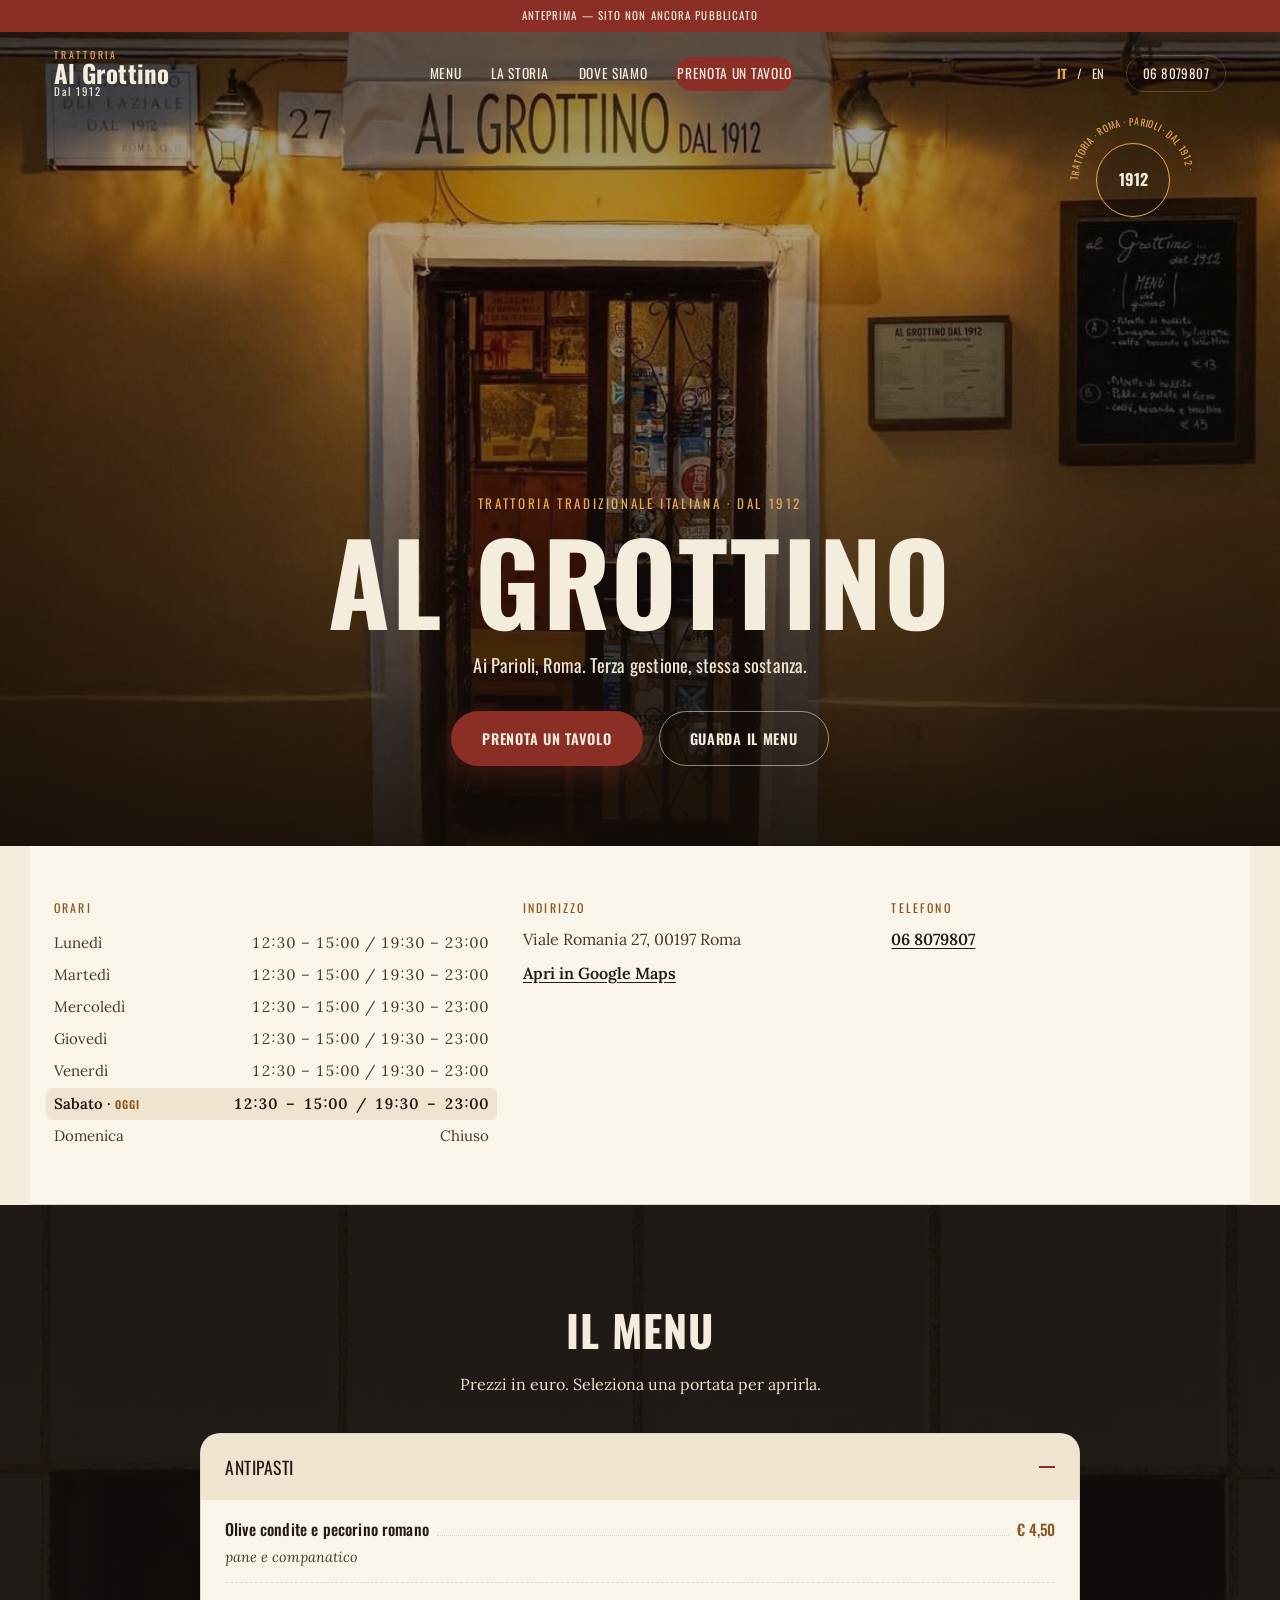
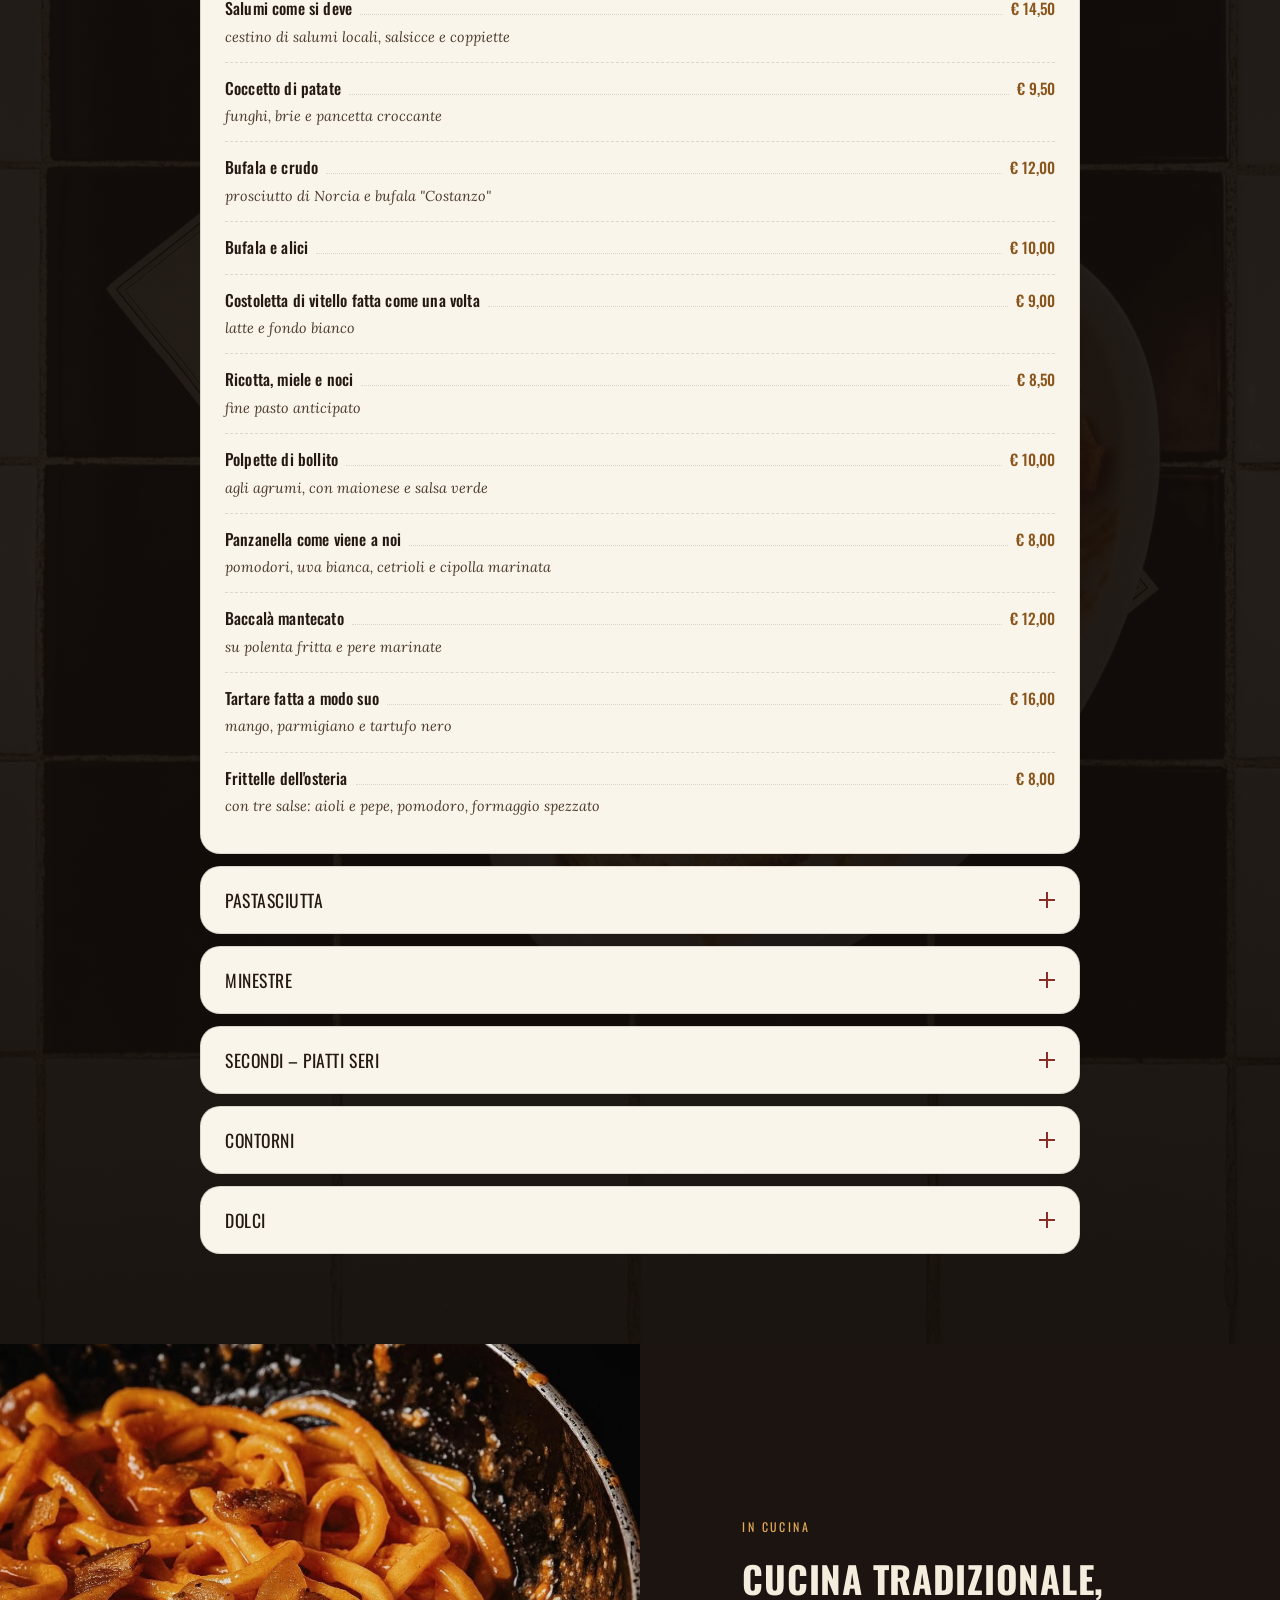
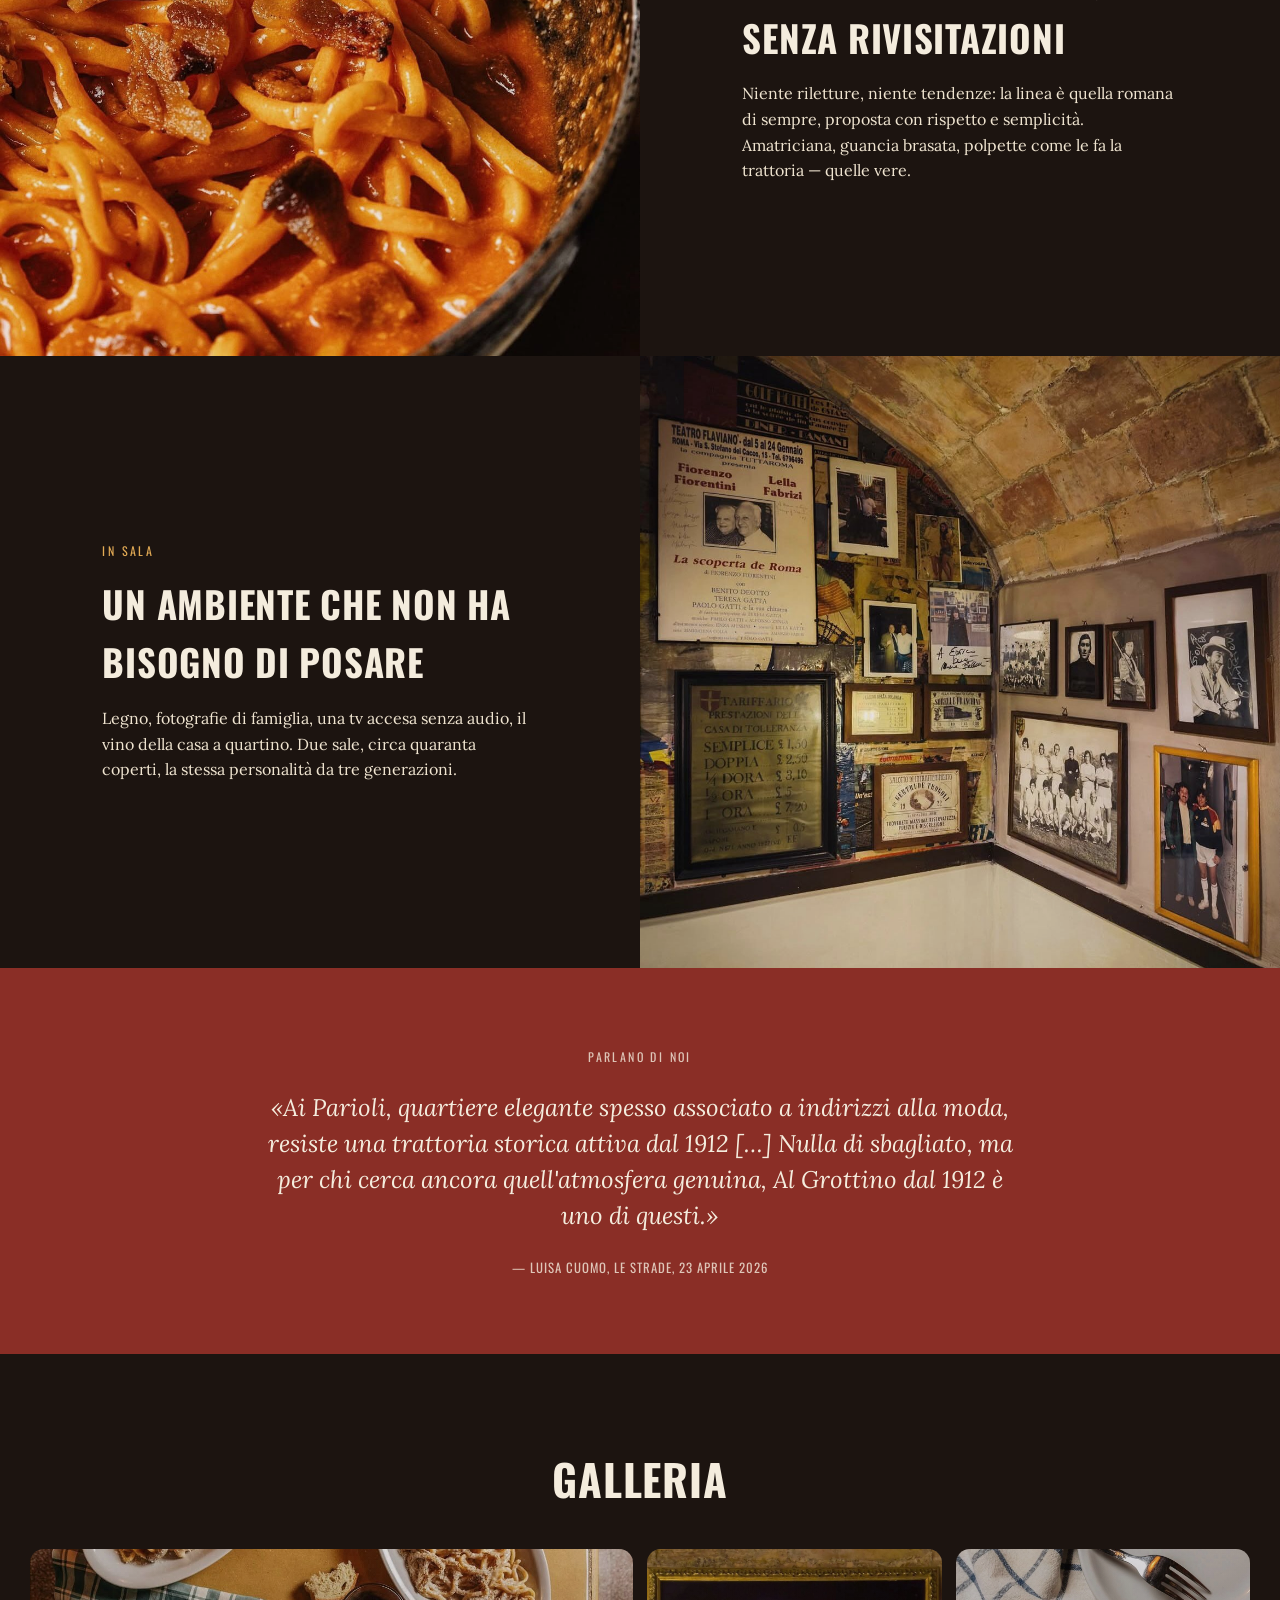
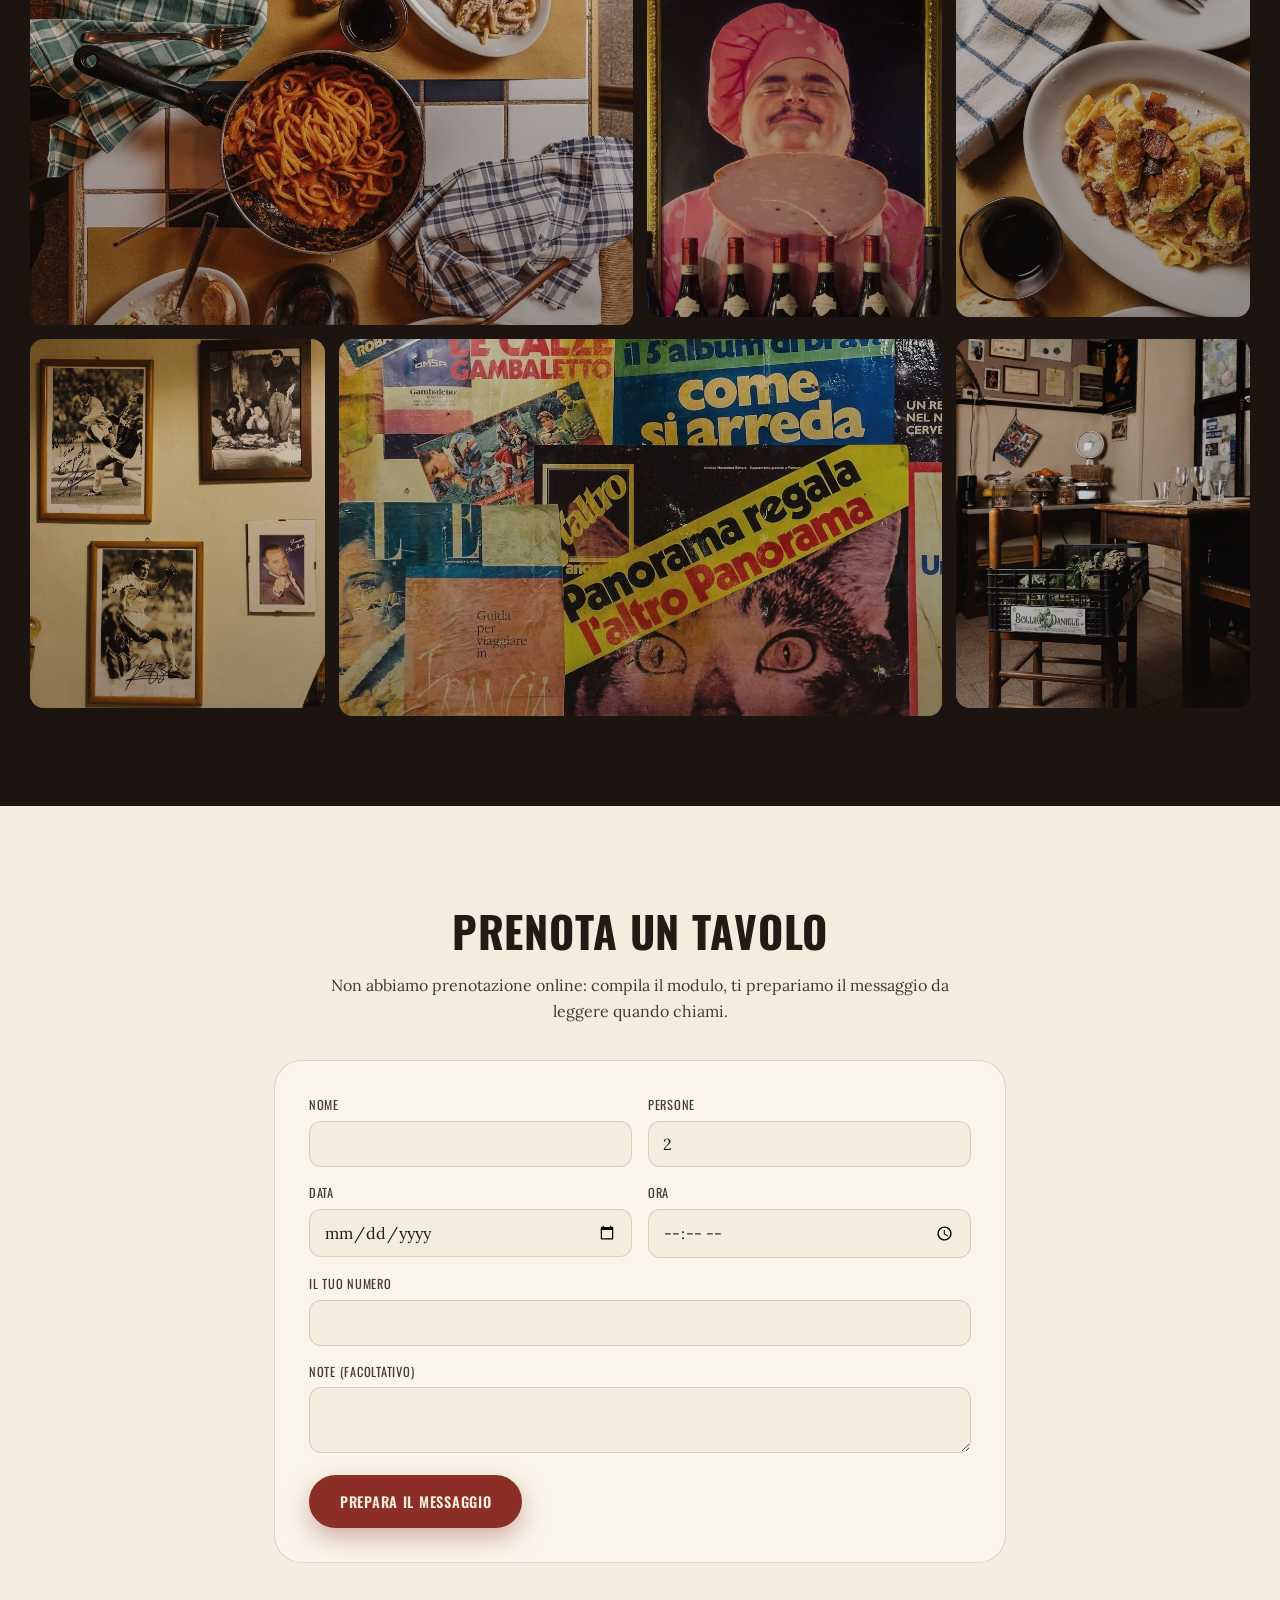
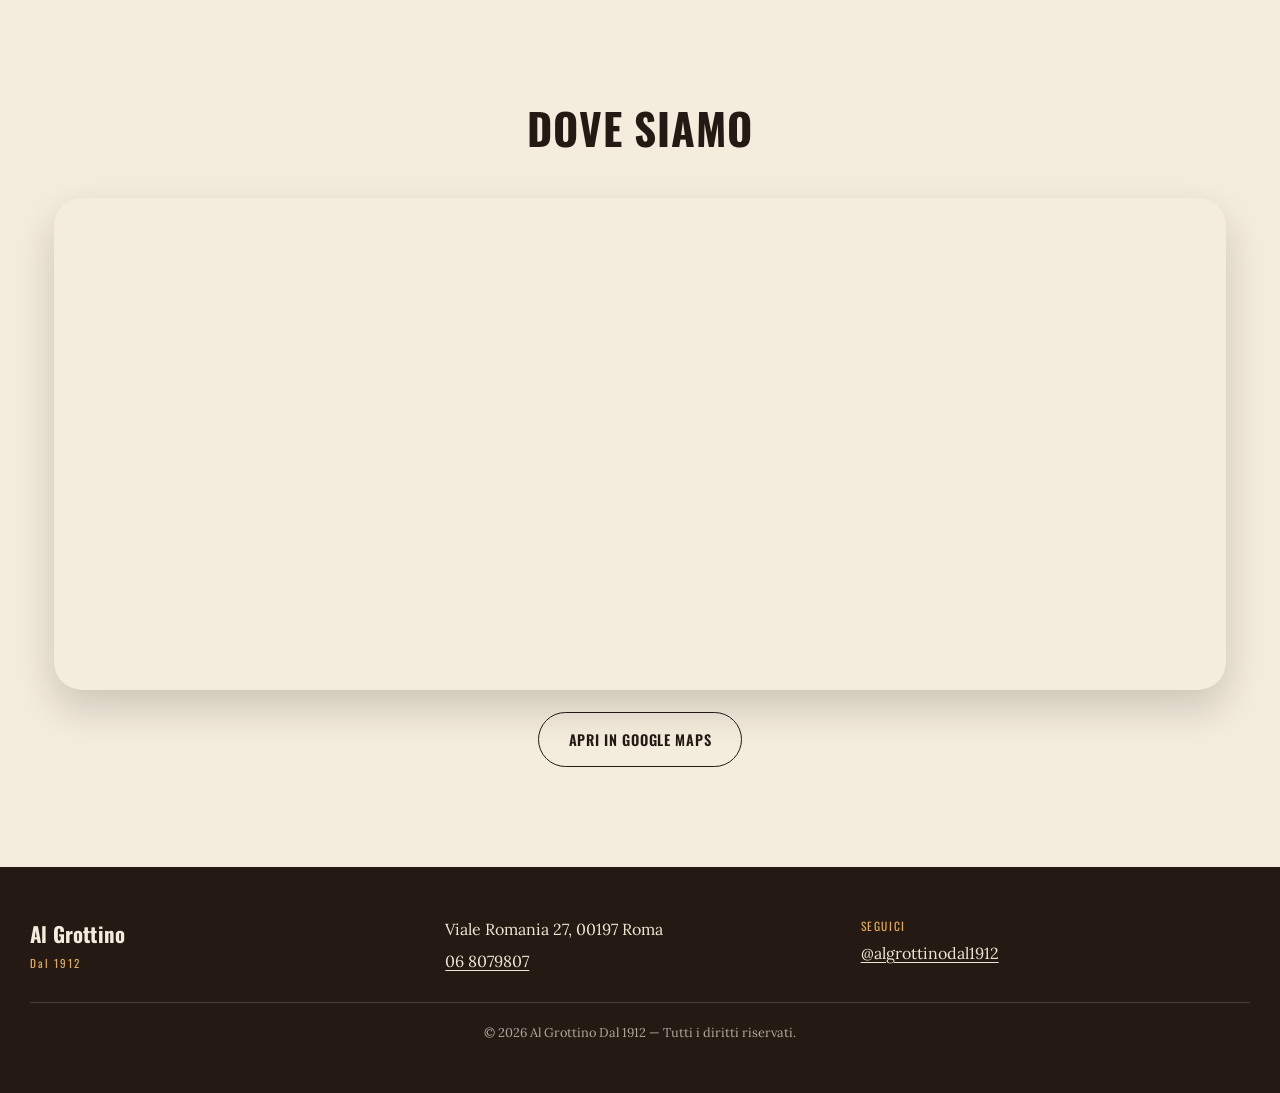
<file: index.html>
<!DOCTYPE html>
<html lang="it">
<head>
<meta charset="UTF-8">
<meta name="viewport" content="width=device-width, initial-scale=1.0">
<title>Al Grottino Dal 1912 — Trattoria Romana ai Parioli</title>
<meta name="description" content="Al Grottino Dal 1912, trattoria tradizionale romana ai Parioli, Roma. Menu, orari, prenotazioni e indicazioni stradali.">
<link rel="preconnect" href="https://fonts.googleapis.com">
<link rel="preconnect" href="https://fonts.gstatic.com" crossorigin>
<link href="https://fonts.googleapis.com/css2?family=Oswald:wght@400;500;600;700&family=Lora:ital,wght@0,400;0,500;0,600;1,400&display=swap" rel="stylesheet">
<link rel="stylesheet" href="style.css">
</head>
<body>

<div id="demo-preview-banner">Anteprima &mdash; sito non ancora pubblicato</div>

<a class="skip-link" href="#main">Vai al contenuto</a>

<header class="site-header">
  <div class="header-inner">
    <a class="brand" href="#top">
      <span class="brand-kicker">Trattoria</span>
      <span class="brand-name">Al Grottino</span>
      <span class="brand-year">Dal 1912</span>
    </a>

    <nav id="primary-nav" class="primary-nav">
      <a href="#menu" data-i18n="nav.menu">Menu</a>
      <a href="#storia" data-i18n="nav.storia">La storia</a>
      <a href="#dove-siamo" data-i18n="nav.dove">Dove siamo</a>
      <a href="#prenota" class="nav-book-btn" data-i18n="nav.prenota.btn">Prenota un tavolo</a>
    </nav>

    <div class="header-actions">
      <div class="lang-toggle" role="group" aria-label="Lingua / Language">
        <button type="button" class="lang-btn active" data-lang="it">IT</button>
        <span aria-hidden="true">/</span>
        <button type="button" class="lang-btn" data-lang="en">EN</button>
      </div>
      <a class="tel-pill js-tel-link" href="tel:+39068079807">
        <span class="js-phone-display">06 8079807</span>
      </a>
      <button id="nav-toggle" class="nav-toggle" type="button" aria-label="Menu" aria-expanded="false" aria-controls="primary-nav">
        <span></span><span></span><span></span>
      </button>
    </div>
  </div>
</header>

<main id="main">

  <!-- HERO -->
  <section id="top" class="hero">
    <div class="hero-media">
      <img src="images/esterno-insegna-notte.jpg" alt="Ingresso di Al Grottino Dal 1912 di sera, Viale Romania">
      <div class="hero-overlay"></div>
    </div>
    <div class="hero-stamp" aria-hidden="true">
      <svg viewBox="0 0 200 200">
        <path id="stampCirclePath" d="M 100,100 m -78,0 a 78,78 0 1,1 156,0 a 78,78 0 1,1 -156,0" fill="none"></path>
        <text>
          <textPath href="#stampCirclePath">TRATTORIA · ROMA · PARIOLI · DAL 1912 · </textPath>
        </text>
      </svg>
      <span class="hero-stamp-core">1912</span>
    </div>
    <div class="hero-content">
      <p class="hero-kicker" data-i18n="hero.kicker">Trattoria tradizionale italiana · dal 1912</p>
      <h1>Al Grottino</h1>
      <p class="hero-subtitle" data-i18n="hero.subtitle">Ai Parioli, Roma. Terza gestione, stessa sostanza.</p>
      <div class="hero-cta">
        <a href="#prenota" class="btn btn-primary" data-i18n="hero.cta.book">Prenota un tavolo</a>
        <a href="#menu" class="btn btn-ghost" data-i18n="hero.cta.menu">Guarda il menu</a>
      </div>
    </div>
  </section>

  <!-- INFO PRATICHE -->
  <section class="info-strip reveal">
    <div class="info-item">
      <span class="info-label" data-i18n="info.orari.label">Orari</span>
      <ul id="hours-list" class="hours-list"></ul>
    </div>
    <div class="info-item">
      <span class="info-label" data-i18n="info.indirizzo.label">Indirizzo</span>
      <p class="js-address-display">Viale Romania 27, 00197 Roma</p>
      <a class="text-link js-maps-link" href="#" data-i18n="mappa.apri">Apri in Google Maps</a>
    </div>
    <div class="info-item">
      <span class="info-label" data-i18n="info.telefono.label">Telefono</span>
      <a class="text-link js-tel-link" href="tel:+39068079807">
        <span class="js-phone-display">06 8079807</span>
      </a>
    </div>
  </section>

  <!-- MENU -->
  <section id="menu" class="menu-section reveal">
    <div class="section-head">
      <h2 data-i18n="menu.title">Il menu</h2>
      <p data-i18n="menu.subtitle">Prezzi in euro. Seleziona una portata per aprirla.</p>
    </div>
    <div id="menu-accordion" class="menu-accordion"></div>
  </section>

  <!-- STORIA: blocchi full-bleed alternati + citazione stampa -->
  <section id="storia">
    <div class="feature-block reveal">
      <div class="feature-media">
        <img src="images/primo-amatriciana-padella.jpg" alt="Pasta al sugo servita nella padella, cucina di Al Grottino" loading="lazy">
      </div>
      <div class="feature-text">
        <span class="feature-kicker" data-i18n="feature1.kicker">In cucina</span>
        <h2 data-i18n="feature1.title">Cucina tradizionale, senza rivisitazioni</h2>
        <p data-i18n="feature1.text">Niente riletture, niente tendenze: la linea è quella romana di sempre, proposta con rispetto e semplicità. Amatriciana, guancia brasata, polpette come le fa la trattoria — quelle vere.</p>
      </div>
    </div>

    <div class="feature-block feature-reverse reveal">
      <div class="feature-media">
        <img src="images/muro-memorabilia-corner.jpg" alt="Angolo della sala con memorabilia e fotografie storiche" loading="lazy">
      </div>
      <div class="feature-text">
        <span class="feature-kicker" data-i18n="feature2.kicker">In sala</span>
        <h2 data-i18n="feature2.title">Un ambiente che non ha bisogno di posare</h2>
        <p data-i18n="feature2.text">Legno, fotografie di famiglia, una tv accesa senza audio, il vino della casa a quartino. Due sale, circa quaranta coperti, la stessa personalità da tre generazioni.</p>
      </div>
    </div>

    <div class="press-strip reveal">
      <span class="feature-kicker" data-i18n="press.kicker">Parlano di noi</span>
      <blockquote>
        <p data-i18n="press.quote">«Ai Parioli, quartiere elegante spesso associato a indirizzi alla moda, resiste una trattoria storica attiva dal 1912 […] Nulla di sbagliato, ma per chi cerca ancora quell'atmosfera genuina, Al Grottino dal 1912 è uno di questi.»</p>
        <cite data-i18n="press.source">— Luisa Cuomo, Le Strade, 23 aprile 2026</cite>
      </blockquote>
    </div>
  </section>

  <!-- GALLERIA -->
  <section class="gallery-section reveal">
    <div class="section-head">
      <h2 data-i18n="gallery.title">Galleria</h2>
    </div>
    <div class="gallery-grid">
      <figure class="gallery-item span-2">
        <img src="images/hero-tavola-pasta.jpg" alt="Tavolo apparecchiato con quattro primi al Grottino" loading="lazy">
      </figure>
      <figure class="gallery-item">
        <img src="images/ritratto-cuoco-mortadella.jpg" alt="Ritratto scherzoso appeso in sala, con fetta di mortadella" loading="lazy">
      </figure>
      <figure class="gallery-item">
        <img src="images/primo-fichi-pancetta.jpg" alt="Fettuccine con fichi e pancetta croccante" loading="lazy">
      </figure>
      <figure class="gallery-item">
        <img src="images/muro-calcio-vintage.jpg" alt="Parete con fotografie calcistiche d'epoca" loading="lazy">
      </figure>
      <figure class="gallery-item span-2">
        <img src="images/muro-collage-vintage.jpg" alt="Collage vintage di riviste e ritagli d'epoca in sala" loading="lazy">
      </figure>
      <figure class="gallery-item">
        <img src="images/interno-cassetta-verdure.jpg" alt="Cassetta di verdure fresche nell'angolo della sala" loading="lazy">
      </figure>
    </div>
  </section>

  <!-- PRENOTA -->
  <section id="prenota" class="booking-section reveal">
    <div class="section-head">
      <h2 data-i18n="prenota.title">Prenota un tavolo</h2>
      <p data-i18n="prenota.subtitle">Non abbiamo prenotazione online: compila il modulo, ti prepariamo il messaggio da leggere quando chiami.</p>
    </div>

    <form id="booking-form" class="booking-form">
      <div class="form-row">
        <label>
          <span data-i18n="prenota.nome">Nome</span>
          <input type="text" name="nome" required>
        </label>
        <label>
          <span data-i18n="prenota.persone">Persone</span>
          <input type="number" name="persone" min="1" max="40" value="2" required>
        </label>
      </div>
      <div class="form-row">
        <label>
          <span data-i18n="prenota.data">Data</span>
          <input type="date" name="data" required>
        </label>
        <label>
          <span data-i18n="prenota.ora">Ora</span>
          <input type="time" name="ora" required>
        </label>
      </div>
      <div class="form-row">
        <label class="full">
          <span data-i18n="prenota.telefono">Il tuo numero</span>
          <input type="tel" name="telefono" required>
        </label>
      </div>
      <div class="form-row">
        <label class="full">
          <span data-i18n="prenota.note">Note (facoltativo)</span>
          <textarea name="note" rows="2"></textarea>
        </label>
      </div>
      <button type="submit" class="btn btn-primary" data-i18n="prenota.submit">Prepara il messaggio</button>
    </form>

    <div id="booking-result" class="booking-result" hidden>
      <p class="booking-result-label" data-i18n="prenota.result.title">Ecco cosa dire al telefono:</p>
      <p id="booking-message" class="booking-message"></p>
      <div class="booking-result-actions">
        <button id="copy-message-btn" type="button" class="btn btn-ghost" data-i18n="prenota.copia">Copia messaggio</button>
        <button id="call-from-result-btn" type="button" class="btn btn-primary" data-i18n="prenota.chiama">Chiama ora per prenotare</button>
      </div>
      <p class="booking-hint" data-i18n="prenota.hint">Il bottone non invia nulla da solo: apre la chiamata, il messaggio qui sopra ti serve da traccia mentre parli con noi.</p>
    </div>
  </section>

  <!-- MAPPA -->
  <section id="dove-siamo" class="map-section reveal">
    <div class="section-head">
      <h2 data-i18n="mappa.title">Dove siamo</h2>
    </div>
    <div class="map-wrap">
      <iframe
        title="Mappa Al Grottino Dal 1912"
        src="https://www.google.com/maps?q=Al+Grottino+Dal+1912,+Viale+Romania+27,+00197+Roma&output=embed"
        loading="lazy"
        referrerpolicy="no-referrer-when-downgrade">
      </iframe>
    </div>
    <a class="btn btn-ghost js-maps-link" href="#" data-i18n="mappa.apri">Apri in Google Maps</a>
  </section>

</main>

<footer class="site-footer">
  <div class="footer-inner">
    <div class="footer-brand">
      <span class="brand-name">Al Grottino</span>
      <span class="brand-year">Dal 1912</span>
    </div>
    <div class="footer-info">
      <p class="js-address-display">Viale Romania 27, 00197 Roma</p>
      <a class="js-tel-link" href="tel:+39068079807"><span class="js-phone-display">06 8079807</span></a>
    </div>
    <div class="footer-social">
      <span data-i18n="footer.social">Seguici</span>
      <a href="https://www.instagram.com/algrottinodal1912/" target="_blank" rel="noopener">@algrottinodal1912</a>
    </div>
  </div>
  <p class="footer-legal">© <span id="footer-year"></span> Al Grottino Dal 1912 — <span data-i18n="footer.rights">Tutti i diritti riservati.</span></p>
</footer>

<!-- Bottone prenota flottante -->
<a id="sticky-book" class="sticky-book" href="#prenota" data-i18n="sticky.book">Prenota</a>

<script src="script.js"></script>
</body>
</html>
</file>
<file: style.css>
/* ============================================================
   Al Grottino Dal 1912 — style.css (v2)
   Mix tra il vintage-romana della v1 e un'interfaccia più
   diretta ed energica: CTA "Prenota" ripetuta e prominente,
   sezioni full-bleed alternate, timbro "dal 1912", bottone
   flottante. Palette identica al locale (ocra + bordeaux),
   raggi più ampi, tipografia più grande e sicura di sé.
   ============================================================ */

:root {
  --cream: #f4ecdd;
  --cream-soft: #efe4d0;
  --paper: #faf5ea;
  --ink: #241a13;
  --ink-soft: #4a382c;
  --brown-deep: #1c1410;
  --brown-mid: #2c2019;
  --ochre: #c98a2e;
  --ochre-deep: #a86f22;
  --ochre-light: #e3ab55;
  --ochre-text: #8a551c;
  --oxblood: #8a2e26;
  --oxblood-deep: #6e241d;
  --oxblood-light: #c85c4f;
  --line: rgba(36, 26, 19, 0.14);
  --line-dark: rgba(244, 236, 221, 0.18);
  --shadow: 0 18px 40px rgba(28, 20, 16, 0.18);
  --radius: 20px;
  --radius-lg: 28px;
  --font-head: "Oswald", "Arial Narrow", sans-serif;
  --font-body: "Lora", Georgia, serif;
}

* { box-sizing: border-box; }
html { scroll-behavior: smooth; }

body {
  margin: 0;
  background: var(--cream);
  color: var(--ink);
  font-family: var(--font-body);
  font-size: 16px;
  line-height: 1.6;
  overflow-x: hidden;
  -webkit-font-smoothing: antialiased;
}

img { max-width: 100%; display: block; }

h1, h2, h3 {
  font-family: var(--font-head);
  text-transform: uppercase;
  letter-spacing: 0.02em;
  margin: 0;
  color: var(--ink);
}

p { margin: 0 0 1em; }
p:last-child { margin-bottom: 0; }

a { color: inherit; text-decoration: none; }

.skip-link {
  position: absolute;
  left: -999px;
  top: 0;
  background: var(--ochre);
  color: var(--brown-deep);
  padding: 10px 16px;
  z-index: 999;
}
.skip-link:focus { left: 10px; top: 10px; }

.btn {
  display: inline-flex;
  align-items: center;
  justify-content: center;
  gap: 8px;
  padding: 15px 30px;
  border-radius: 999px;
  font-family: var(--font-head);
  text-transform: uppercase;
  letter-spacing: 0.05em;
  font-size: 0.9rem;
  font-weight: 600;
  border: 1.5px solid transparent;
  cursor: pointer;
  transition: transform 0.15s ease, background 0.2s ease, color 0.2s ease, border-color 0.2s ease, box-shadow 0.2s ease;
}
.btn:hover { transform: translateY(-2px); }

.btn-primary {
  background: var(--oxblood);
  color: var(--cream);
  box-shadow: 0 10px 24px rgba(138, 46, 38, 0.35);
}
.btn-primary:hover { background: var(--oxblood-light); }

.btn-ghost {
  background: transparent;
  border-color: currentColor;
  color: inherit;
}
.btn-ghost:hover { background: rgba(255,255,255,0.08); }

.text-link {
  text-decoration: underline;
  text-underline-offset: 3px;
  font-weight: 600;
}

.section-head {
  max-width: 640px;
  margin: 0 auto 2.2rem;
  text-align: center;
}
.section-head h2 { font-size: clamp(1.9rem, 3.4vw, 2.7rem); margin-bottom: 0.5rem; }
.section-head p { color: var(--ink-soft); }

/* ---------- Reveal on scroll ---------- */
.reveal.reveal-armed {
  opacity: 0;
  transform: translateY(20px);
  transition: opacity 0.7s ease, transform 0.7s ease;
}
.reveal.reveal-armed.is-visible { opacity: 1; transform: none; }

/* ============================================================
   HEADER
   ============================================================ */
.site-header {
  position: fixed;
  top: 0; left: 0; right: 0;
  z-index: 100;
  background: transparent;
  transition: background 0.3s ease, box-shadow 0.3s ease, padding 0.3s ease;
  padding: 18px 0;
}
.site-header.is-scrolled {
  background: rgba(28, 20, 16, 0.94);
  backdrop-filter: blur(6px);
  box-shadow: 0 6px 20px rgba(0,0,0,0.2);
  padding: 10px 0;
}

.header-inner {
  max-width: 1220px;
  margin: 0 auto;
  padding: 0 24px;
  display: flex;
  align-items: center;
  justify-content: space-between;
  gap: 20px;
}

.brand {
  display: flex;
  flex-direction: column;
  line-height: 1.05;
  color: var(--cream);
}
.brand-kicker {
  font-family: var(--font-head);
  font-size: 0.62rem;
  letter-spacing: 0.28em;
  text-transform: uppercase;
  color: var(--ochre-light);
}
.brand-name {
  font-family: var(--font-head);
  font-size: 1.55rem;
  font-weight: 700;
  letter-spacing: 0.01em;
}
.brand-year {
  font-family: var(--font-head);
  font-size: 0.68rem;
  letter-spacing: 0.18em;
  color: var(--cream-soft);
}

.primary-nav {
  display: flex;
  align-items: center;
  gap: 26px;
}
.primary-nav a {
  font-family: var(--font-head);
  font-size: 0.85rem;
  text-transform: uppercase;
  letter-spacing: 0.05em;
  color: var(--cream);
  padding: 6px 2px;
  border-bottom: 1.5px solid transparent;
  transition: border-color 0.2s ease, color 0.2s ease;
}
.primary-nav a:hover { border-color: var(--ochre); color: var(--ochre-light); }

.nav-book-btn {
  background: var(--oxblood);
  color: var(--cream) !important;
  padding: 9px 20px;
  border-radius: 999px;
  border-bottom: none !important;
}
.nav-book-btn:hover { background: var(--oxblood-light); }

.header-actions {
  display: flex;
  align-items: center;
  gap: 16px;
}

.lang-toggle {
  display: flex;
  align-items: center;
  gap: 4px;
  font-family: var(--font-head);
  font-size: 0.8rem;
  letter-spacing: 0.05em;
  color: var(--cream-soft);
}
.lang-btn {
  background: none;
  border: none;
  color: var(--cream-soft);
  cursor: pointer;
  font-family: var(--font-head);
  font-size: 0.8rem;
  letter-spacing: 0.05em;
  padding: 4px 5px;
}
.lang-btn.active { color: var(--ochre-light); font-weight: 700; }

.tel-pill {
  display: none;
  border: 1.5px solid var(--line-dark);
  color: var(--cream);
  padding: 7px 16px;
  border-radius: 999px;
  font-family: var(--font-head);
  font-size: 0.82rem;
  letter-spacing: 0.03em;
  white-space: nowrap;
}
@media (min-width: 720px) {
  .tel-pill { display: inline-flex; }
}

.nav-toggle {
  position: relative;
  z-index: 120;
  display: flex;
  flex-direction: column;
  justify-content: center;
  gap: 5px;
  width: 32px;
  height: 28px;
  background: none;
  border: none;
  cursor: pointer;
  padding: 0;
}
.nav-toggle span {
  display: block;
  height: 2px;
  background: var(--cream);
  border-radius: 2px;
}
@media (min-width: 980px) {
  .nav-toggle { display: none; }
}
@media (max-width: 979px) {
  .primary-nav {
    position: fixed;
    z-index: 110;
    top: 0; right: 0;
    height: 100vh;
    width: min(78vw, 320px);
    background: var(--brown-deep);
    flex-direction: column;
    align-items: flex-start;
    padding: 100px 32px 32px;
    gap: 24px;
    transform: translateX(100%);
    transition: transform 0.35s ease;
  }
  .primary-nav.is-open { transform: translateX(0); }
  .nav-book-btn { margin-top: 6px; }
}

/* ============================================================
   HERO
   ============================================================ */
.hero {
  position: relative;
  min-height: 94vh;
  display: flex;
  align-items: flex-end;
  color: var(--cream);
  overflow: hidden;
}
.hero-media {
  position: absolute;
  inset: 0;
}
.hero-media img {
  width: 100%;
  height: 100%;
  object-fit: cover;
  object-position: center 35%;
}
.hero-overlay {
  position: absolute;
  inset: 0;
  background:
    linear-gradient(180deg, rgba(20,14,10,0.5) 0%, rgba(20,14,10,0.32) 32%, rgba(18,13,9,0.9) 100%);
}
.hero-content {
  position: relative;
  z-index: 2;
  max-width: 960px;
  margin: 0 auto;
  padding: 0 24px 80px;
  text-align: center;
}
.hero-kicker {
  font-family: var(--font-head);
  letter-spacing: 0.2em;
  text-transform: uppercase;
  font-size: 0.82rem;
  color: var(--ochre-light);
  margin-bottom: 14px;
}
.hero h1 {
  font-size: clamp(3.2rem, 11vw, 7rem);
  line-height: 0.92;
  color: var(--cream);
}
.hero-subtitle {
  font-family: var(--font-head);
  font-weight: 400;
  text-transform: none;
  letter-spacing: 0.01em;
  font-size: 1.15rem;
  color: var(--cream-soft);
  margin: 18px 0 32px;
}
.hero-cta {
  display: flex;
  gap: 16px;
  justify-content: center;
  flex-wrap: wrap;
}
.hero .btn-ghost { color: var(--cream); border-color: rgba(244,236,221,0.55); }

/* ---------- Timbro "dal 1912" ---------- */
.hero-stamp {
  position: absolute;
  z-index: 2;
  top: 110px;
  right: 6%;
  width: 140px;
  height: 140px;
  display: none;
  align-items: center;
  justify-content: center;
}
@media (min-width: 760px) {
  .hero-stamp { display: flex; }
}
.hero-stamp svg {
  position: absolute;
  inset: 0;
  width: 100%;
  height: 100%;
  animation: spin 26s linear infinite;
}
.hero-stamp path { fill: none; }
.hero-stamp text {
  font-family: var(--font-head);
  font-size: 13.5px;
  letter-spacing: 0.05em;
  fill: var(--ochre-light);
  text-transform: uppercase;
}
.hero-stamp-core {
  position: relative;
  width: 74px;
  height: 74px;
  border: 1.5px solid var(--ochre-light);
  border-radius: 50%;
  display: flex;
  align-items: center;
  justify-content: center;
  font-family: var(--font-head);
  font-weight: 700;
  font-size: 1rem;
  color: var(--cream);
  background: rgba(28,20,16,0.35);
}
@keyframes spin {
  from { transform: rotate(0deg); }
  to { transform: rotate(360deg); }
}
@media (prefers-reduced-motion: reduce) {
  .hero-stamp svg { animation: none; }
}

/* ============================================================
   INFO STRIP
   ============================================================ */
.info-strip {
  background: var(--paper);
  border-bottom: 1px solid var(--line);
  display: grid;
  grid-template-columns: 1fr;
  gap: 34px;
  max-width: 1220px;
  margin: 0 auto;
  padding: 52px 24px;
}
@media (min-width: 780px) {
  .info-strip { grid-template-columns: 1.3fr 1fr 1fr; }
}
.info-item { text-align: left; }
.info-label {
  display: block;
  font-family: var(--font-head);
  font-size: 0.75rem;
  letter-spacing: 0.18em;
  text-transform: uppercase;
  color: var(--ochre-text);
  margin-bottom: 10px;
}
.info-item p { margin: 0 0 8px; color: var(--ink-soft); }

.hours-list { list-style: none; margin: 0; padding: 0; }
.hours-row {
  display: flex;
  justify-content: space-between;
  gap: 12px;
  padding: 4px 0;
  font-size: 0.94rem;
  color: var(--ink-soft);
}
.hours-row.is-today {
  color: var(--ink);
  font-weight: 600;
  background: var(--cream-soft);
  border-radius: 6px;
  padding: 4px 8px;
  margin: 0 -8px;
}
.today-badge {
  font-family: var(--font-head);
  font-size: 0.68rem;
  letter-spacing: 0.08em;
  text-transform: uppercase;
  color: var(--ochre-text);
}
.hours-day { display: flex; align-items: baseline; gap: 4px; }
.hours-range { font-variant-numeric: tabular-nums; }

/* ============================================================
   MENU
   ============================================================ */
.menu-section {
  position: relative;
  max-width: none;
  margin: 0;
  padding: 90px 24px;
  overflow: hidden;
  isolation: isolate;
}
.menu-section::before {
  content: "";
  position: absolute;
  inset: 0;
  z-index: -2;
  background-image: url("images/menu-piatto-tavolo.jpg");
  background-size: cover;
  background-position: center 42%;
  background-attachment: scroll;
  filter: saturate(0.85) brightness(0.5);
}
.menu-section::after {
  content: "";
  position: absolute;
  inset: 0;
  z-index: -1;
  background: linear-gradient(180deg, rgba(20,14,10,0.88) 0%, rgba(20,14,10,0.82) 55%, rgba(20,14,10,0.92) 100%);
}
.menu-section .menu-accordion {
  max-width: 880px;
  margin: 0 auto;
}
.menu-section .section-head h2 { color: var(--cream); }
.menu-section .section-head p { color: var(--cream-soft); }

.menu-accordion { display: flex; flex-direction: column; gap: 12px; }

.menu-cat {
  border: 1px solid var(--line);
  border-radius: var(--radius);
  background: var(--paper);
  overflow: hidden;
}
.menu-cat-header {
  width: 100%;
  display: flex;
  align-items: center;
  justify-content: space-between;
  padding: 20px 24px;
  background: none;
  border: none;
  cursor: pointer;
  font-family: var(--font-head);
  font-size: 1.1rem;
  letter-spacing: 0.03em;
  text-transform: uppercase;
  color: var(--ink);
  text-align: left;
}
.menu-cat-icon {
  position: relative;
  width: 16px;
  height: 16px;
  flex: none;
}
.menu-cat-icon::before, .menu-cat-icon::after {
  content: "";
  position: absolute;
  background: var(--oxblood);
  transition: transform 0.25s ease;
}
.menu-cat-icon::before { top: 50%; left: 0; width: 100%; height: 2px; transform: translateY(-50%); }
.menu-cat-icon::after { left: 50%; top: 0; width: 2px; height: 100%; transform: translateX(-50%); }
.menu-cat.is-open .menu-cat-icon::after { transform: translateX(-50%) scaleY(0); }
.menu-cat.is-open .menu-cat-header { background: var(--cream-soft); }

.menu-cat-panel {
  max-height: 0;
  overflow: hidden;
  transition: max-height 0.4s ease;
}

.menu-items { list-style: none; margin: 0; padding: 4px 24px 22px; }
.menu-item { padding: 13px 0; border-top: 1px dashed var(--line); }
.menu-item:first-child { border-top: none; }
.menu-item-main {
  display: flex;
  align-items: baseline;
  gap: 8px;
}
.menu-item-name {
  font-family: var(--font-head);
  font-weight: 500;
  font-size: 1rem;
  letter-spacing: 0.01em;
  color: var(--ink);
}
.menu-item-dots {
  flex: 1;
  border-bottom: 1.5px dotted var(--line);
  margin-bottom: 5px;
  min-width: 20px;
}
.menu-item-price {
  font-family: var(--font-head);
  font-weight: 500;
  font-size: 0.95rem;
  color: var(--ochre-text);
  white-space: nowrap;
}
.menu-item-desc {
  font-style: italic;
  font-size: 0.9rem;
  color: var(--ink-soft);
  margin-top: 4px;
}
.menu-note {
  padding: 4px 24px 24px;
  font-style: italic;
  color: var(--ink-soft);
}

/* ============================================================
   FEATURE BLOCKS (full-bleed alternati)
   ============================================================ */
.feature-block {
  display: grid;
  grid-template-columns: 1fr;
}
@media (min-width: 860px) {
  .feature-block { grid-template-columns: 1fr 1fr; min-height: 68vh; }
  .feature-reverse { direction: rtl; }
  .feature-reverse > * { direction: ltr; }
}
.feature-media { position: relative; min-height: 320px; overflow: hidden; }
.feature-media img {
  width: 100%;
  height: 100%;
  object-fit: cover;
  filter: saturate(0.92) brightness(0.94);
  position: absolute;
  inset: 0;
}
.feature-text {
  background: var(--brown-deep);
  color: var(--cream-soft);
  display: flex;
  flex-direction: column;
  justify-content: center;
  gap: 14px;
  padding: 60px 8vw;
}
.feature-kicker {
  font-family: var(--font-head);
  font-size: 0.75rem;
  letter-spacing: 0.2em;
  text-transform: uppercase;
  color: var(--ochre-light);
}
.feature-text h2 {
  color: var(--cream);
  font-size: clamp(1.6rem, 3vw, 2.3rem);
}
.feature-text p { color: var(--cream-soft); max-width: 46ch; }

/* ---------- Parlano di noi ---------- */
.press-strip {
  background: var(--oxblood);
  color: var(--cream);
  padding: 76px 24px;
  text-align: center;
}
.press-strip .feature-kicker { color: var(--cream); opacity: 0.8; }
.press-strip blockquote {
  max-width: 760px;
  margin: 20px auto 0;
}
.press-strip p {
  font-family: var(--font-body);
  font-style: italic;
  font-size: clamp(1.1rem, 2.4vw, 1.5rem);
  line-height: 1.5;
  color: var(--cream);
}
.press-strip cite {
  display: block;
  margin-top: 18px;
  font-family: var(--font-head);
  font-style: normal;
  font-size: 0.8rem;
  letter-spacing: 0.08em;
  text-transform: uppercase;
  color: rgba(244,236,221,0.8);
}

/* ============================================================
   GALLERY
   ============================================================ */
.gallery-section {
  background: var(--brown-deep);
  color: var(--cream);
  padding: 90px 24px;
}
.gallery-section .section-head p,
.gallery-section .section-head h2 { color: var(--cream); }

.gallery-grid {
  max-width: 1220px;
  margin: 0 auto;
  display: grid;
  grid-template-columns: repeat(2, 1fr);
  gap: 14px;
}
@media (min-width: 720px) {
  .gallery-grid { grid-template-columns: repeat(4, 1fr); }
  .gallery-item.span-2 { grid-column: span 2; }
}

.gallery-item {
  position: relative;
  margin: 0;
  border-radius: 14px;
  overflow: hidden;
  aspect-ratio: 4 / 5;
  background: var(--brown-mid);
}
.gallery-item.span-2 { aspect-ratio: 8 / 5; }
.gallery-item img {
  width: 100%;
  height: 100%;
  object-fit: cover;
  filter: saturate(0.9) brightness(0.92);
  transition: transform 0.5s ease, filter 0.4s ease;
}
.gallery-item::after {
  content: "";
  position: absolute;
  inset: 0;
  background: linear-gradient(180deg, rgba(28,20,16,0.05) 0%, rgba(28,20,16,0.32) 100%);
  pointer-events: none;
}
.gallery-item:hover img { transform: scale(1.04); filter: saturate(1) brightness(0.98); }

/* ============================================================
   PRENOTA / BOOKING
   ============================================================ */
.booking-section {
  max-width: 780px;
  margin: 0 auto;
  padding: 90px 24px 110px;
}

.booking-form {
  display: flex;
  flex-direction: column;
  gap: 16px;
  background: var(--paper);
  border: 1px solid var(--line);
  border-radius: var(--radius-lg);
  padding: 34px;
}
.form-row {
  display: grid;
  grid-template-columns: 1fr;
  gap: 16px;
}
@media (min-width: 560px) {
  .form-row { grid-template-columns: 1fr 1fr; }
}
.booking-form label {
  display: flex;
  flex-direction: column;
  gap: 6px;
  font-family: var(--font-head);
  font-size: 0.78rem;
  letter-spacing: 0.06em;
  text-transform: uppercase;
  color: var(--ink-soft);
}
.booking-form label.full { grid-column: 1 / -1; }
.booking-form input,
.booking-form textarea {
  font-family: var(--font-body);
  font-size: 1rem;
  padding: 12px 14px;
  border: 1.5px solid var(--line);
  border-radius: 12px;
  background: var(--cream);
  color: var(--ink);
}
.booking-form input:focus,
.booking-form textarea:focus {
  outline: none;
  border-color: var(--oxblood);
}
.booking-form textarea { resize: vertical; font-family: var(--font-body); }
.booking-form .btn { align-self: flex-start; margin-top: 6px; }

.booking-result {
  margin-top: 22px;
  padding: 28px;
  border-radius: var(--radius-lg);
  background: var(--brown-deep);
  color: var(--cream);
}
.booking-result-label {
  font-family: var(--font-head);
  text-transform: uppercase;
  letter-spacing: 0.08em;
  font-size: 0.8rem;
  color: var(--ochre-light);
  margin-bottom: 10px;
}
.booking-message {
  font-size: 1.02rem;
  line-height: 1.55;
  margin-bottom: 18px;
}
.booking-result-actions {
  display: flex;
  gap: 14px;
  flex-wrap: wrap;
  margin-bottom: 14px;
}
.booking-result .btn-ghost { color: var(--cream); border-color: rgba(244,236,221,0.5); }
.booking-hint {
  font-size: 0.85rem;
  color: var(--cream-soft);
  font-style: italic;
}

/* ============================================================
   MAPPA
   ============================================================ */
.map-section {
  max-width: 1220px;
  margin: 0 auto;
  padding: 20px 24px 100px;
  text-align: center;
}
.map-wrap {
  position: relative;
  width: 100%;
  padding-bottom: 42%;
  min-height: 320px;
  border-radius: var(--radius-lg);
  overflow: hidden;
  box-shadow: var(--shadow);
  margin-bottom: 22px;
}
.map-wrap iframe {
  position: absolute;
  inset: 0;
  width: 100%;
  height: 100%;
  border: 0;
}
.map-section .btn-ghost {
  border-color: var(--ink);
  color: var(--ink);
}

/* ============================================================
   FOOTER
   ============================================================ */
.site-footer {
  background: var(--ink);
  color: var(--cream-soft);
  padding: 50px 24px 96px;
}
.footer-inner {
  max-width: 1220px;
  margin: 0 auto;
  display: grid;
  grid-template-columns: 1fr;
  gap: 26px;
  padding-bottom: 26px;
  border-bottom: 1px solid var(--line-dark);
}
@media (min-width: 720px) {
  .footer-inner { grid-template-columns: 1fr 1fr 1fr; align-items: start; }
  .site-footer { padding-bottom: 50px; }
}
.footer-brand .brand-name { display: block; font-family: var(--font-head); font-size: 1.3rem; color: var(--cream); }
.footer-brand .brand-year { font-family: var(--font-head); font-size: 0.7rem; letter-spacing: 0.16em; color: var(--ochre-light); }
.footer-info p { margin: 0 0 6px; }
.footer-info a { text-decoration: underline; text-underline-offset: 3px; }
.footer-social span {
  display: block;
  font-family: var(--font-head);
  font-size: 0.72rem;
  letter-spacing: 0.14em;
  text-transform: uppercase;
  color: var(--ochre-light);
  margin-bottom: 6px;
}
.footer-social a { text-decoration: underline; text-underline-offset: 3px; }
.footer-legal {
  max-width: 1220px;
  margin: 20px auto 0;
  font-size: 0.8rem;
  color: rgba(244,236,221,0.68);
  text-align: center;
}

/* ============================================================
   STICKY BOOK BUTTON
   ============================================================ */
.sticky-book {
  position: fixed;
  z-index: 90;
  right: 22px;
  bottom: 22px;
  background: var(--oxblood);
  color: var(--cream);
  font-family: var(--font-head);
  text-transform: uppercase;
  letter-spacing: 0.05em;
  font-size: 0.85rem;
  font-weight: 600;
  padding: 15px 26px;
  border-radius: 999px;
  box-shadow: 0 12px 28px rgba(28,20,16,0.35);
  opacity: 0;
  transform: translateY(16px);
  pointer-events: none;
  transition: opacity 0.3s ease, transform 0.3s ease, background 0.2s ease;
}
.sticky-book.is-visible {
  opacity: 1;
  transform: none;
  pointer-events: auto;
}
.sticky-book:hover { background: var(--oxblood-light); }
@media (max-width: 640px) {
  .sticky-book {
    left: 18px;
    right: 18px;
    bottom: 18px;
    text-align: center;
  }
}

/* ============================================================
   RESPONSIVE TUNE-UPS
   ============================================================ */
@media (max-width: 480px) {
  .hero-cta { flex-direction: column; align-items: stretch; }
  .hero-cta .btn { width: 100%; }
  .booking-form { padding: 24px; }
  .feature-text { padding: 48px 7vw; }
}

/* ---------- Demo preview banner ---------- */
#demo-preview-banner{
  position: fixed; top: 0; left: 0; right: 0; z-index: 300;
  height: 32px;
  display: flex; align-items: center; justify-content: center;
  background: var(--oxblood);
  color: var(--cream);
  font-family: var(--font-head);
  font-size: 11px;
  letter-spacing: 0.1em;
  text-transform: uppercase;
}
.site-header{ top: 32px !important; }
@media (max-width: 979px){
  .primary-nav{ top: 32px !important; height: calc(100vh - 32px) !important; }
}
</file>
